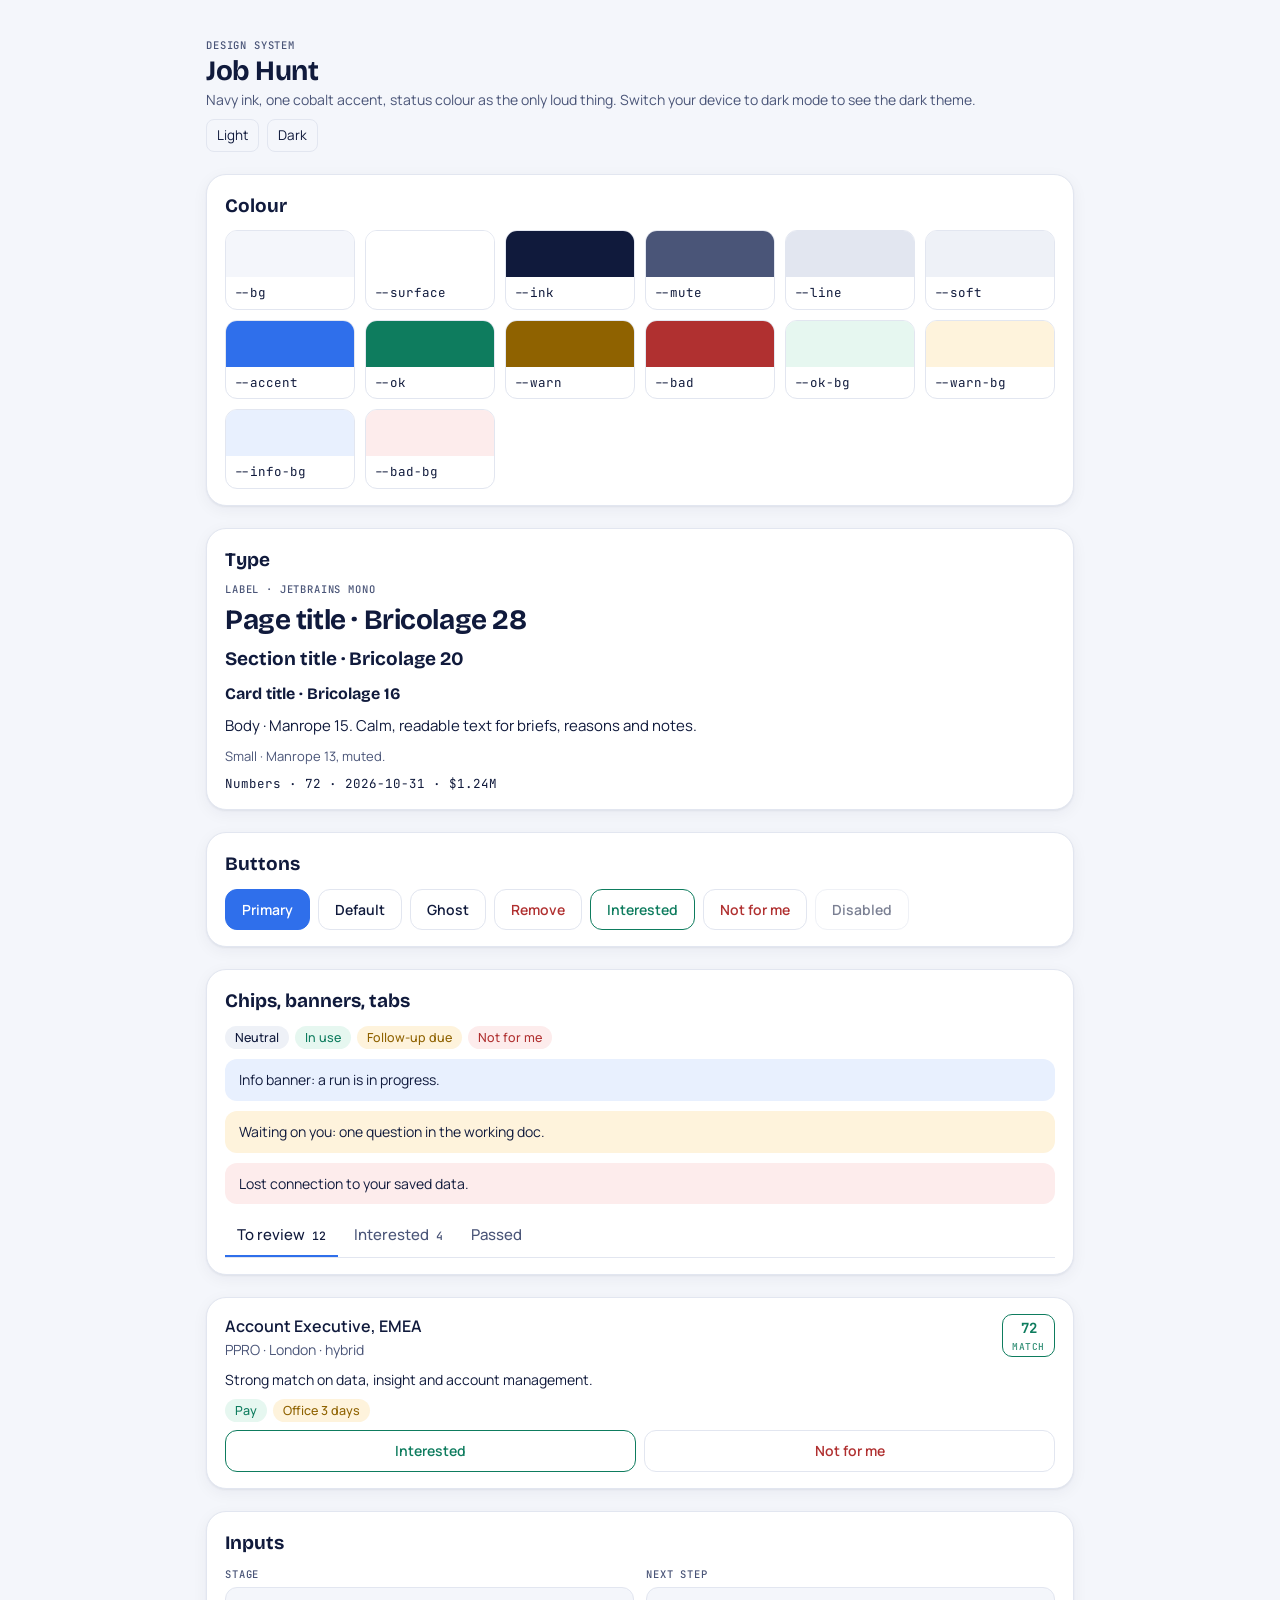
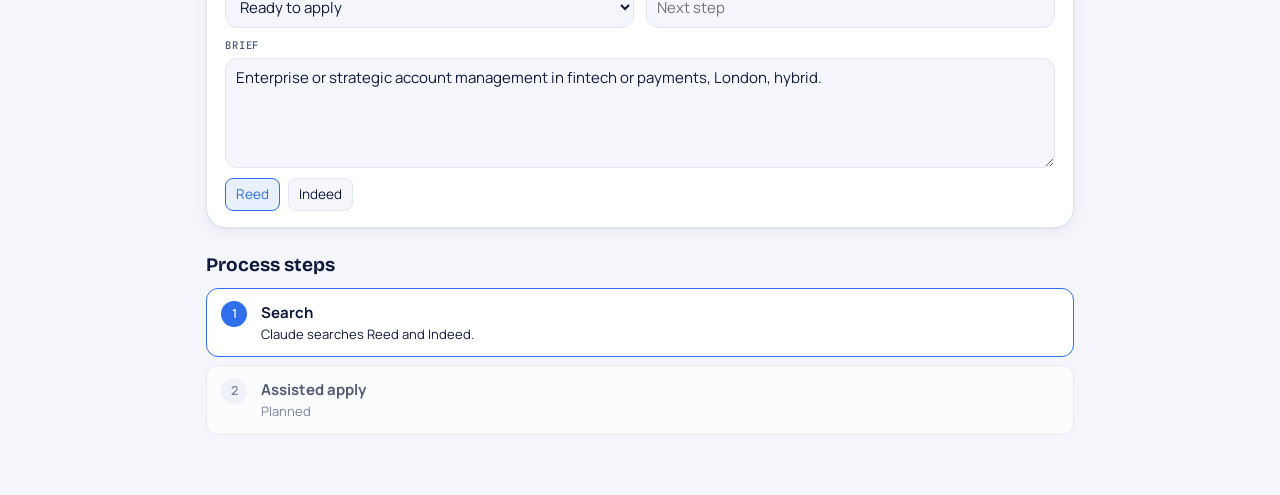
<file: design/preview.html>
<!doctype html>
<html lang="en"><head><meta charset="utf-8"><meta name="viewport" content="width=device-width,initial-scale=1">
<title>Job Hunt design system</title>
<link rel="stylesheet" href="https://fonts.googleapis.com/css2?family=Bricolage+Grotesque:wght@600;700&family=Manrope:wght@400;500;600;700&family=JetBrains+Mono:wght@400;500&display=swap">
<style>
/* The app's own stylesheet, copied from app/job-hunt-app.html so this page shows real components.
   Regenerate it after a design change (ask Claude, or copy the app's <style> block in). */

/* Layout: app shell. Desktop = left rail (projects + global views) and a work column.
   Phone = the rail becomes a "Projects" tab in a bottom bar. Status colour is the only loud thing. */
/* Tokens copied from design/tokens.css (semantic layer). Change them there first. */
:root{
  --display:"Bricolage Grotesque","Segoe UI",system-ui,sans-serif;
  --body:"Manrope","Segoe UI",system-ui,sans-serif;
  --mono:"JetBrains Mono",ui-monospace,Menlo,Consolas,monospace;
  --r-md:12px; --r-lg:20px;
  --shadow-card:0 1px 2px rgba(16,26,60,.06),0 4px 16px rgba(16,26,60,.05);
  --bg:#F4F6FB; --surface:#FFFFFF; --ink:#101A3C; --mute:#4A5578; --line:#E2E6F0; --soft:#EEF1F7;
  --accent:#2F6FEB; --on-accent:#FFFFFF; --ok:#0E7C5E; --warn:#8F6200; --bad:#B03030;
  --ok-bg:#E6F7F0; --warn-bg:#FEF3DC; --info-bg:#E8F0FE; --bad-bg:#FDECEC;
}
@media (prefers-color-scheme:dark){:root:not([data-theme="light"]){
  --bg:#070D24; --surface:#0F1836; --ink:#E8ECF7; --mute:#96A0C0; --line:#24305A; --soft:#18224A;
  --accent:#6E9BFF; --on-accent:#070D24; --ok:#3FD3A8; --warn:#F2C066; --bad:#F28585;
  --ok-bg:#0F3329; --warn-bg:#33270C; --info-bg:#172A5C; --bad-bg:#3A1A1C; color-scheme:dark}}
:root[data-theme="dark"]{
  --bg:#070D24; --surface:#0F1836; --ink:#E8ECF7; --mute:#96A0C0; --line:#24305A; --soft:#18224A;
  --accent:#6E9BFF; --on-accent:#070D24; --ok:#3FD3A8; --warn:#F2C066; --bad:#F28585;
  --ok-bg:#0F3329; --warn-bg:#33270C; --info-bg:#172A5C; --bad-bg:#3A1A1C; color-scheme:dark}

*{box-sizing:border-box}
html,body{height:100%}
body{background:var(--bg);color:var(--ink);font:15px/1.55 var(--body)}
h1,h2,h3{font-family:var(--display);margin:0;text-wrap:balance}
h1{font-size:28px;letter-spacing:-.015em;line-height:1.15}
h2{font-size:19px}
h3{font-size:16px}
p{margin:0}
button,input,select,textarea{font:inherit;color:inherit}
button{cursor:pointer}
:focus-visible{outline:2px solid var(--accent);outline-offset:2px}
.mono{font-family:var(--mono);font-size:12.5px}
.mute{color:var(--mute)}
.small{font-size:13px}
.label{font:500 10.5px var(--mono);letter-spacing:.08em;text-transform:uppercase;color:var(--mute)}

.shell{display:grid;grid-template-columns:250px minmax(0,1fr);min-height:100%}
.rail{border-right:1px solid var(--line);background:var(--surface);padding:18px 14px;display:flex;flex-direction:column;gap:18px;position:sticky;top:0;height:100vh;overflow-y:auto}
.brand{display:flex;align-items:baseline;gap:8px}
.brand b{font:700 20px var(--display)}
.navlist{display:grid;gap:2px}
.navbtn{display:flex;justify-content:space-between;align-items:center;gap:8px;width:100%;text-align:left;border:0;background:transparent;border-radius:var(--r-md);padding:8px 10px;font-size:14.5px;color:var(--ink)}
.navbtn:hover{background:var(--soft)}
.navbtn[aria-current="true"]{background:var(--info-bg);color:var(--accent);font-weight:600}
.navbtn .count{font:500 11.5px var(--mono);color:var(--mute)}
.navbtn .dot{width:8px;height:8px;border-radius:50%;background:var(--ok);flex:none}
.navbtn .dot.paused{background:var(--line)}
.newbtn{border:1px dashed var(--line);background:transparent;border-radius:8px;padding:8px 10px;text-align:left;color:var(--mute);font-size:14px}
.newbtn:hover{border-color:var(--accent);color:var(--accent)}

main{padding-block:22px 90px;padding-left:max(20px,env(safe-area-inset-left,0px));padding-right:max(20px,env(safe-area-inset-right,0px));min-width:0}
.col{max-width:860px;margin:0 auto;display:grid;gap:16px}
.head{display:flex;flex-wrap:wrap;gap:8px 14px;align-items:flex-end;justify-content:space-between}
.head .sub{color:var(--mute);font-size:14px;margin-top:2px}

.tabs{display:flex;gap:4px;border-bottom:1px solid var(--line);overflow-x:auto}
.tab{border:0;background:transparent;padding:9px 12px;border-bottom:2px solid transparent;color:var(--mute);font-weight:500;white-space:nowrap}
.tab[aria-selected="true"]{color:var(--ink);border-bottom-color:var(--accent)}
.tab .n{font:500 11.5px var(--mono);margin-left:4px}

.btn{border:1px solid var(--line);background:var(--surface);border-radius:var(--r-md);padding:9px 16px;font-weight:600;font-size:14px;min-height:40px;transition:border-color 120ms,background 120ms}
.btn:hover{border-color:var(--accent)}
.btn.primary{background:var(--accent);border-color:var(--accent);color:var(--on-accent)}
.btn.ghost{background:transparent}
.btn.danger{color:var(--bad)}
.btn:disabled{opacity:.55;cursor:default}
.row{display:flex;flex-wrap:wrap;gap:8px;align-items:center}

.card{background:var(--surface);border:1px solid var(--line);border-radius:var(--r-lg);padding:16px 18px;min-width:0;box-shadow:var(--shadow-card)}
.banner{border-radius:var(--r-md);padding:10px 14px;font-size:14px;background:var(--info-bg)}
.banner.warn{background:var(--warn-bg)}
.banner.bad{background:var(--bad-bg)}
.empty{text-align:center;padding:36px 16px;color:var(--mute)}
.empty h2{color:var(--ink);margin-bottom:6px}

/* job cards */
.job{display:grid;gap:8px}
.job .top{display:flex;gap:12px;justify-content:space-between;align-items:flex-start}
.job .t{font-weight:600;font-size:16px}
.job .t a{color:inherit;text-decoration:none}.job .t a:hover{text-decoration:underline}
.job .co{color:var(--mute);font-size:14px}
.score{flex:none;text-align:center;font-family:var(--mono);border:1.5px solid currentColor;border-radius:10px;padding:3px 9px;font-weight:700;font-size:14px;font-variant-numeric:tabular-nums}
.score small{display:block;font:500 9.5px var(--mono);letter-spacing:.06em;text-transform:uppercase;opacity:.85}
.s-hi{color:var(--ok)}.s-mid{color:var(--warn)}.s-lo{color:var(--bad)}.s-na{color:var(--mute)}
.chips{display:flex;flex-wrap:wrap;gap:6px}
.chip{font-size:12.5px;font-weight:500;background:var(--soft);border-radius:999px;padding:2px 10px}
.chip.ok{background:var(--ok-bg);color:var(--ok)}.chip.warn{background:var(--warn-bg);color:var(--warn)}.chip.bad{background:var(--bad-bg);color:var(--bad)}
.reason{font-size:14px}
.gaps{font-size:13px;color:var(--mute)}
details{font-size:13.5px;color:var(--mute)}
details p{white-space:pre-wrap;margin-top:6px}
.acts{display:flex;gap:8px;flex-wrap:wrap}
.acts .btn{flex:1;min-width:120px}
.btn.yes{border-color:var(--ok);color:var(--ok)}
.btn.no{border-color:var(--line);color:var(--bad)}

/* brief / filters */
.field{display:grid;gap:6px}
textarea,input[type=text],input[type=number],input[type=date],select{width:100%;border:1px solid var(--line);border-radius:var(--r-md);background:var(--bg);padding:8px 10px;min-width:0}
textarea{resize:vertical;min-height:110px;line-height:1.5}
.fgroup{display:grid;gap:12px}
.fgrid{display:grid;grid-template-columns:repeat(auto-fit,minmax(220px,1fr));gap:12px}
.toggle{display:inline-flex;align-items:center;gap:6px;border:1px solid var(--line);background:var(--bg);border-radius:8px;padding:5px 10px;font-size:13.5px}
.toggle[aria-pressed="true"]{border-color:var(--accent);background:var(--info-bg);color:var(--accent)}
.toggle.off-source[aria-pressed="false"]{color:var(--mute)}
.changed{animation:flash 1.6s ease-out}
@keyframes flash{from{background:var(--warn-bg)}to{background:transparent}}
@media (prefers-reduced-motion:reduce){.changed{animation:none}}
.section-title{display:flex;justify-content:space-between;align-items:baseline;gap:8px}

/* insights bars */
.bars{display:grid;gap:6px}
.bar{display:grid;grid-template-columns:120px minmax(0,1fr) 34px;gap:10px;align-items:center;font-size:13.5px}
.bar .track{height:10px;background:var(--soft);border-radius:99px;overflow:hidden}
.bar .fill{height:100%;background:var(--accent);border-radius:99px}
.bar .v{font-variant-numeric:tabular-nums;text-align:right;color:var(--mute)}
.two{display:grid;grid-template-columns:repeat(auto-fit,minmax(280px,1fr));gap:12px}

/* applications */
.app-row{display:grid;grid-template-columns:minmax(0,1.4fr) 170px 150px;gap:10px 14px;align-items:start}
@media(max-width:700px){.app-row{grid-template-columns:1fr}}

/* process */
.steps{display:grid;gap:8px;counter-reset:step}
.step{display:grid;grid-template-columns:30px minmax(0,1fr);gap:10px;align-items:start;padding:12px 14px;border:1px solid var(--line);border-radius:var(--r-md);background:var(--surface)}
.step .n{width:26px;height:26px;border-radius:99px;display:grid;place-items:center;font-size:12.5px;font-weight:600;background:var(--soft);color:var(--mute)}
.step.live{border-color:var(--accent)}
.step.live .n{background:var(--accent);color:var(--bg)}
.step.planned{opacity:.7}
.phase{margin:10px 0 2px}
.ws{display:grid;gap:8px;border-top:1px solid var(--line);padding-top:10px}
.ws .links{display:flex;flex-wrap:wrap;gap:6px}
.ws a.btn{text-decoration:none;color:inherit}
.ws a.btn.primary{color:var(--on-accent)}

/* sheet */
dialog{border:1px solid var(--line);border-radius:var(--r-lg);background:var(--surface);color:var(--ink);width:min(480px,calc(100% - 32px));padding:18px}
dialog::backdrop{background:rgba(10,15,20,.45)}
.toast{position:fixed;left:50%;transform:translateX(-50%);bottom:calc(76px + env(safe-area-inset-bottom,0px));background:var(--ink);color:var(--bg);padding:8px 14px;border-radius:var(--r-md);font-size:13.5px;opacity:0;pointer-events:none;transition:opacity .2s;z-index:30;max-width:calc(100% - 32px)}
.toast.show{opacity:1}

/* phone */
.bottom{display:none}
@media(max-width:820px){
  .shell{grid-template-columns:1fr}
  .rail{display:none}
  main{padding-bottom:calc(90px + env(safe-area-inset-bottom,0px))}
  .bottom{display:flex;position:fixed;left:0;right:0;bottom:0;z-index:20;background:var(--surface);border-top:1px solid var(--line);
    padding:6px max(8px,env(safe-area-inset-right,0px)) calc(6px + env(safe-area-inset-bottom,0px)) max(8px,env(safe-area-inset-left,0px))}
  .bottom button{flex:1;border:0;background:transparent;padding:8px 2px;font-size:12px;color:var(--mute);border-radius:8px}
  .bottom button[aria-current="true"]{color:var(--accent);font-weight:600;background:var(--info-bg)}
  .bar{grid-template-columns:96px minmax(0,1fr) 30px}
}

.pv{max-width:900px;margin:0 auto;padding:24px 16px 60px;display:grid;gap:22px}
.sw{display:grid;grid-template-columns:repeat(auto-fill,minmax(130px,1fr));gap:10px}
.sw div{border:1px solid var(--line);border-radius:var(--r-md);overflow:hidden;font-size:12px}
.sw i{display:block;height:46px}
.sw span{display:block;padding:6px 8px}
</style></head>
<body><div class="pv">
<div class="head"><div><span class="label">Design system</span><h1>Job Hunt</h1><p class="sub">Navy ink, one cobalt accent, status colour as the only loud thing. Switch your device to dark mode to see the dark theme.</p></div>
<div class="row"><button class="toggle" onclick="document.documentElement.dataset.theme='light'">Light</button><button class="toggle" onclick="document.documentElement.dataset.theme='dark'">Dark</button></div></div>

<section class="card" style="display:grid;gap:10px"><h2>Colour</h2><div class="sw">
<div><i style="background:var(--bg)"></i><span class="mono">--bg</span></div><div><i style="background:var(--surface)"></i><span class="mono">--surface</span></div><div><i style="background:var(--ink)"></i><span class="mono">--ink</span></div><div><i style="background:var(--mute)"></i><span class="mono">--mute</span></div><div><i style="background:var(--line)"></i><span class="mono">--line</span></div><div><i style="background:var(--soft)"></i><span class="mono">--soft</span></div><div><i style="background:var(--accent)"></i><span class="mono">--accent</span></div><div><i style="background:var(--ok)"></i><span class="mono">--ok</span></div><div><i style="background:var(--warn)"></i><span class="mono">--warn</span></div><div><i style="background:var(--bad)"></i><span class="mono">--bad</span></div><div><i style="background:var(--ok-bg)"></i><span class="mono">--ok-bg</span></div><div><i style="background:var(--warn-bg)"></i><span class="mono">--warn-bg</span></div><div><i style="background:var(--info-bg)"></i><span class="mono">--info-bg</span></div><div><i style="background:var(--bad-bg)"></i><span class="mono">--bad-bg</span></div>
</div></section>

<section class="card" style="display:grid;gap:8px"><h2>Type</h2>
<span class="label">Label · JetBrains Mono</span><h1>Page title · Bricolage 28</h1><h2>Section title · Bricolage 20</h2><h3>Card title · Bricolage 16</h3>
<p>Body · Manrope 15. Calm, readable text for briefs, reasons and notes.</p><p class="small mute">Small · Manrope 13, muted.</p><p class="mono">Numbers · 72 · 2026-10-31 · $1.24M</p></section>

<section class="card" style="display:grid;gap:10px"><h2>Buttons</h2><div class="row">
<button class="btn primary">Primary</button><button class="btn">Default</button><button class="btn ghost">Ghost</button><button class="btn ghost danger">Remove</button><button class="btn yes">Interested</button><button class="btn no">Not for me</button><button class="btn" disabled>Disabled</button></div></section>

<section class="card" style="display:grid;gap:10px"><h2>Chips, banners, tabs</h2>
<div class="chips"><span class="chip">Neutral</span><span class="chip ok">In use</span><span class="chip warn">Follow-up due</span><span class="chip bad">Not for me</span></div>
<div class="banner">Info banner: a run is in progress.</div><div class="banner warn">Waiting on you: one question in the working doc.</div><div class="banner bad">Lost connection to your saved data.</div>
<div class="tabs"><button class="tab" aria-selected="true">To review <span class="n">12</span></button><button class="tab">Interested <span class="n">4</span></button><button class="tab">Passed</button></div></section>

<section class="card job"><div class="top"><div><div class="t"><a href="#">Account Executive, EMEA</a></div><div class="co">PPRO · London · hybrid</div></div><div class="score s-hi">72<small>match</small></div></div>
<p class="reason">Strong match on data, insight and account management.</p><div class="chips"><span class="chip ok">Pay</span><span class="chip warn">Office 3 days</span></div>
<div class="acts"><button class="btn yes">Interested</button><button class="btn no">Not for me</button></div></section>

<section class="card" style="display:grid;gap:10px"><h2>Inputs</h2><div class="fgrid">
<div class="field"><label class="label" for="a">Stage</label><select id="a"><option>Ready to apply</option></select></div>
<div class="field"><label class="label" for="b">Next step</label><input id="b" type="text" placeholder="Next step"></div></div>
<div class="field"><label class="label" for="c">Brief</label><textarea id="c">Enterprise or strategic account management in fintech or payments, London, hybrid.</textarea></div>
<div class="row"><button class="toggle" aria-pressed="true">Reed</button><button class="toggle" aria-pressed="false">Indeed</button></div></section>

<section style="display:grid;gap:8px"><h2>Process steps</h2><div class="steps">
<div class="step live"><span class="n">1</span><div><b>Search</b><div class="small">Claude searches Reed and Indeed.</div></div></div>
<div class="step planned"><span class="n">2</span><div><b>Assisted apply</b><div class="small mute">Planned</div></div></div></div></section>
</div></body></html>
</file>
